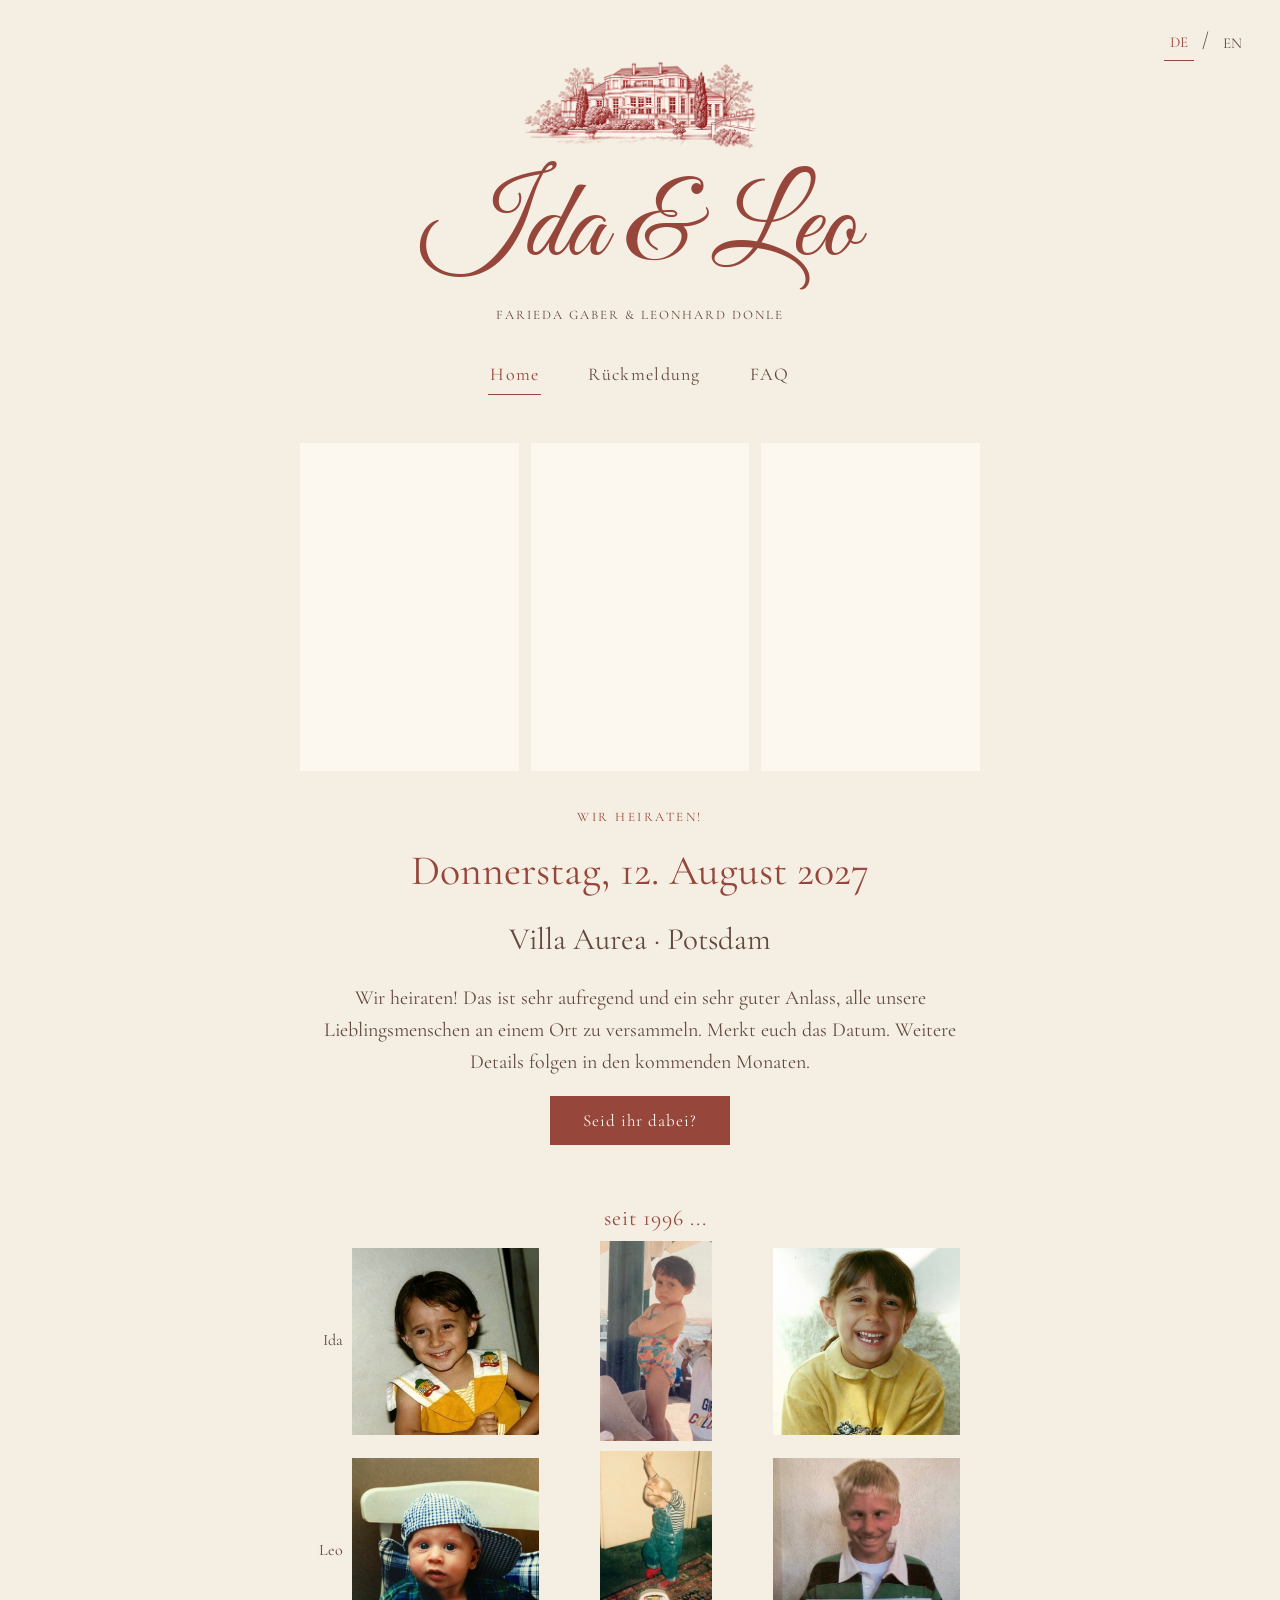
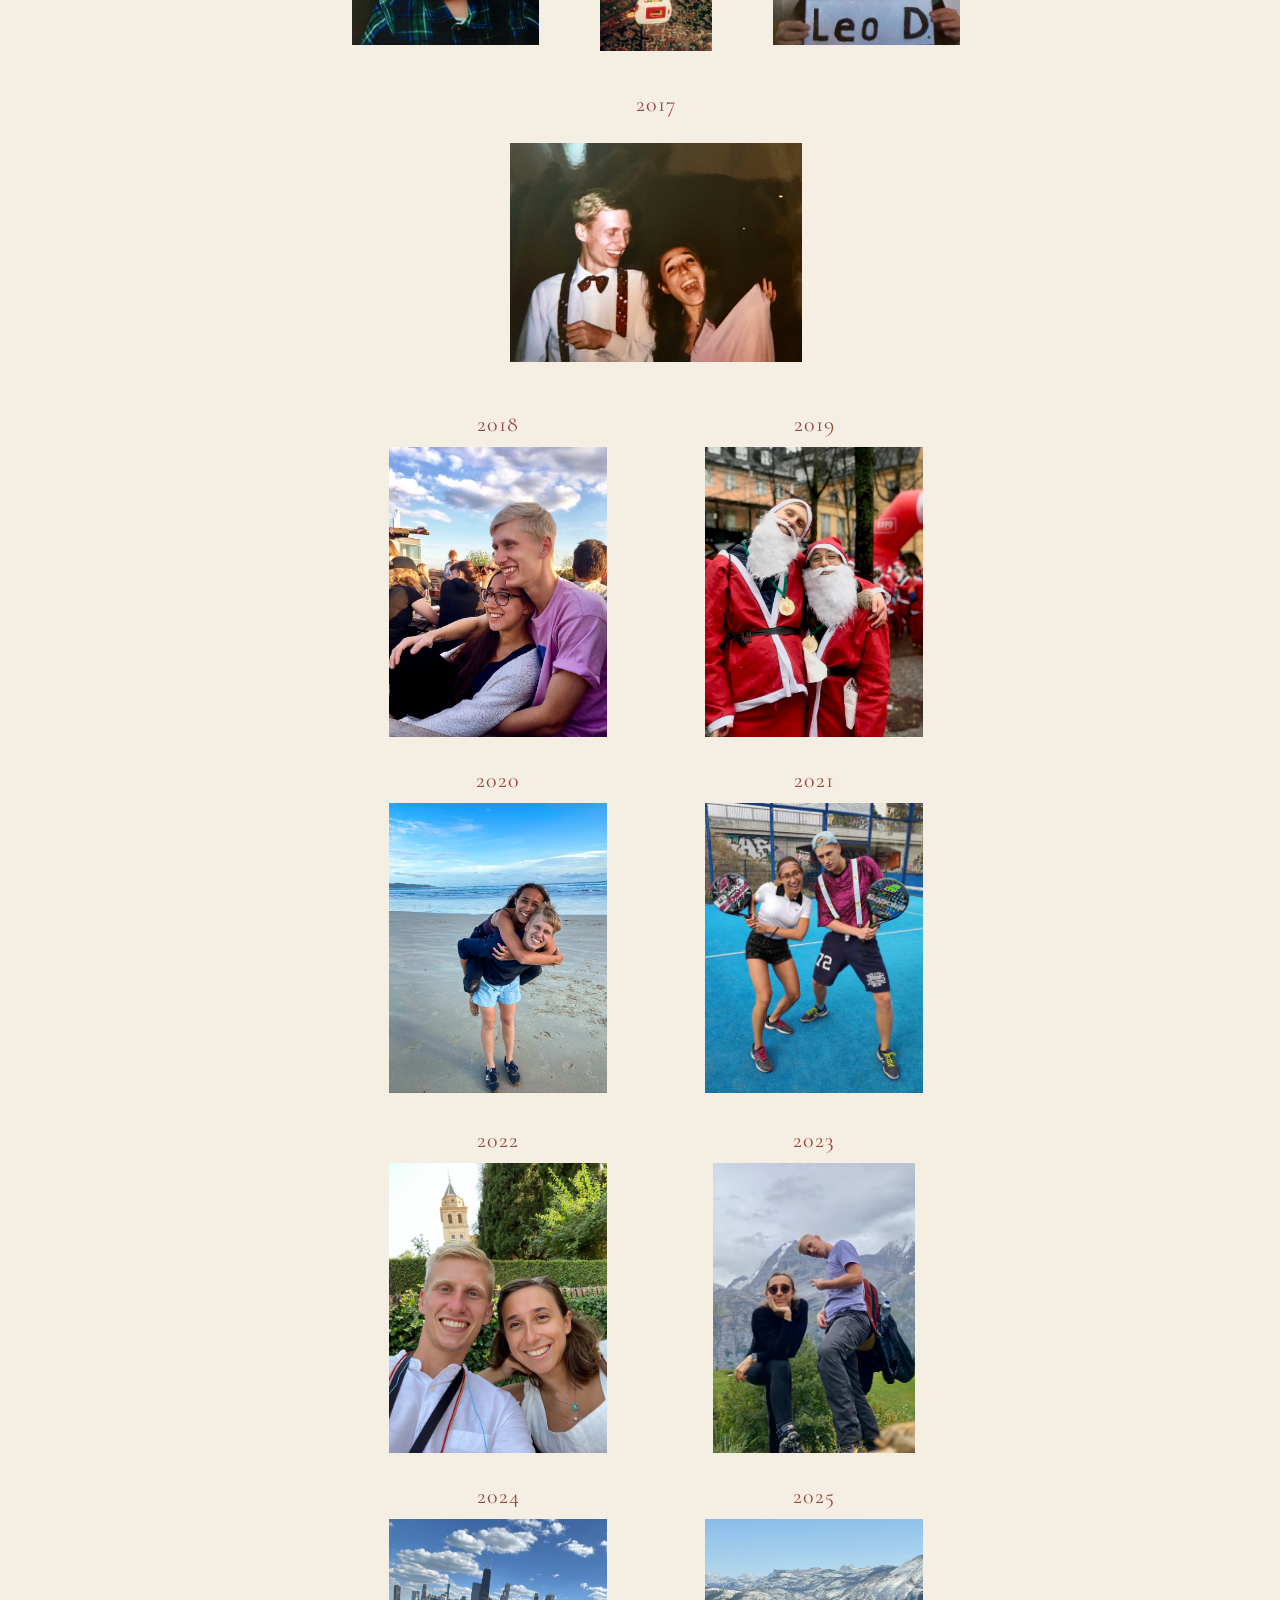
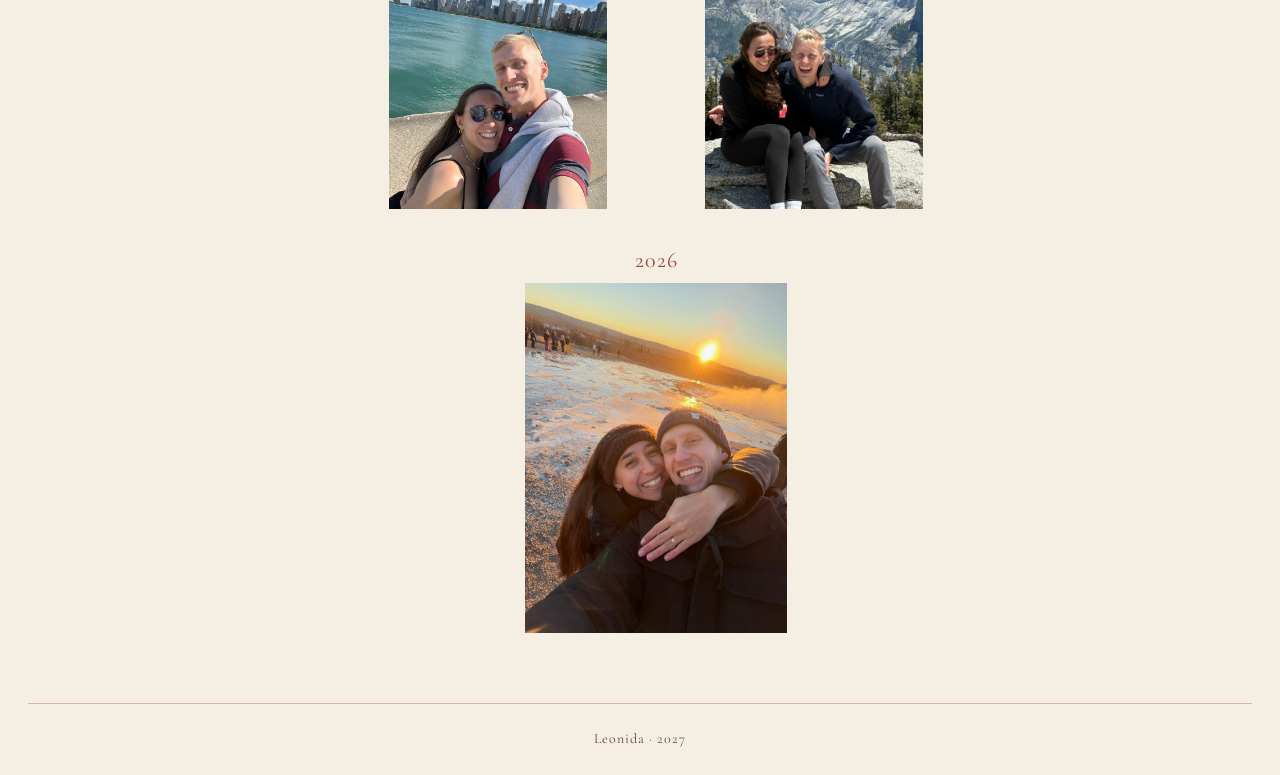
<file: docs/index.html>
<!doctype html>
<html lang="de"><head><meta charset="utf-8"><meta name="viewport" content="width=device-width,initial-scale=1"><meta name="robots" content="noindex,nofollow"><meta name="description" content="Ida & Leo · 12. August 2027 · Villa Aurea, Potsdam"><title>Ida & Leo</title><link rel="icon" href="assets/heart.svg" type="image/svg+xml"><link rel="stylesheet" href="style.css"><script src="config.js" defer></script><script src="app.js" defer></script></head><body data-page="home"><a class="skip" href="#main" data-i18n="skip"></a><div class="language" aria-label="Sprache / Language"><button data-language="de" aria-pressed="true">DE</button><span aria-hidden="true">/</span><button data-language="en" aria-pressed="false">EN</button></div><header></header><main id="main"><div class="video-grid">
<video autoplay muted playsinline loop disablepictureinpicture disableremoteplayback tabindex="-1" aria-hidden="true" width="304" height="456"><source src="assets/video_top_left.mp4" type="video/mp4"></video>
<video autoplay muted playsinline loop disablepictureinpicture disableremoteplayback tabindex="-1" aria-hidden="true" width="304" height="456"><source src="assets/video_top_right.mp4" type="video/mp4"></video>
<video autoplay muted playsinline loop disablepictureinpicture disableremoteplayback tabindex="-1" aria-hidden="true" width="304" height="456"><source src="assets/video_bottom_left.mp4" type="video/mp4"></video>
</div><section class="intro"><p class="eyebrow" data-i18n="celebrate"></p><h2><span data-i18n="date"></span><span data-year></span></h2><p class="date"><span data-i18n="location"></span></p><p data-i18n="intro"></p><a class="button" href="rsvp.html" data-i18n="reply"></a></section><section class="timeline" aria-label="Unsere Geschichte" id="timeline"><ol class="timeline-childhood"><li class="timeline-pair"><h3>&nbsp</h3><div class="photo-pair"><figure><img src="assets/F1.JPG" data-person="Ida" data-photo-year="1996" alt="Ida · 1996" width="400" height="320" loading="lazy" decoding="async"></figure><figure><img src="assets/L1.JPG" data-person="Leo" data-photo-year="1996" alt="Leo · 1996" width="400" height="320" loading="lazy" decoding="async"></figure></div></li><li class="timeline-pair"><h3><span data-i18n="photodate"></span></h3><div class="photo-pair"><figure><img src="assets/F2.JPG" data-person="Ida" data-photo-year="1997" alt="Ida · 1997" width="400" height="320" loading="lazy" decoding="async"></figure><figure><img src="assets/L2.JPG" data-person="Leo" data-photo-year="1997" alt="Leo · 1997" width="400" height="320" loading="lazy" decoding="async"></figure></div></li><li class="timeline-pair"><h3>&nbsp</h3><div class="photo-pair"><figure><img src="assets/F3.JPG" data-person="Ida" data-photo-year="2001" alt="Ida · 2001" width="400" height="320" loading="lazy" decoding="async"></figure><figure><img src="assets/L3.JPG" data-person="Leo" data-photo-year="2001" alt="Leo · 2001" width="400" height="320" loading="lazy" decoding="async"></figure></div></li><li class="timeline-start"><h3>2017</h3><figure><img src="assets/2017.JPG" data-photo-year="2017" alt="Ida &amp; Leo · 2017" width="400" height="320" loading="lazy" decoding="async"></figure><svg class="merge-lines" viewBox="0 0 100 100" preserveAspectRatio="none" aria-hidden="true"><path d="M0 0 L100 50 L0 100"/></svg></li></ol><ol class="timeline-row"><li class="timeline-together"><h3>2018</h3><figure><img src="assets/2018.JPG" data-photo-year="2018" alt="Ida &amp; Leo · 2018" width="400" height="320" loading="lazy" decoding="async"></figure></li><li class="timeline-together"><h3>2019</h3><figure><img src="assets/2019.JPG" data-photo-year="2019" alt="Ida &amp; Leo · 2019" width="400" height="320" loading="lazy" decoding="async"></figure></li><li class="timeline-together"><h3>2020</h3><figure><img src="assets/2020.JPG" data-photo-year="2020" alt="Ida &amp; Leo · 2020" width="400" height="320" loading="lazy" decoding="async"></figure></li><li class="timeline-together"><h3>2021</h3><figure><img src="assets/2021.JPG" data-photo-year="2021" alt="Ida &amp; Leo · 2021" width="400" height="320" loading="lazy" decoding="async"></figure></li></ol><ol class="timeline-row"><li class="timeline-together"><h3>2022</h3><figure><img src="assets/2022.JPG" data-photo-year="2022" alt="Ida &amp; Leo · 2022" width="400" height="320" loading="lazy" decoding="async"></figure></li><li class="timeline-together"><h3>2023</h3><figure><img src="assets/2023.JPG" data-photo-year="2023" alt="Ida &amp; Leo · 2023" width="400" height="320" loading="lazy" decoding="async"></figure></li><li class="timeline-together"><h3>2024</h3><figure><img src="assets/2024.JPG" data-photo-year="2024" alt="Ida &amp; Leo · 2024" width="400" height="320" loading="lazy" decoding="async"></figure></li><li class="timeline-together"><h3>2025</h3><figure><img src="assets/2025.JPG" data-photo-year="2025" alt="Ida &amp; Leo · 2025" width="400" height="320" loading="lazy" decoding="async"></figure></li></ol><ol class="timeline-finale"><li><h3>2026</h3><figure><img src="assets/2026.JPG" data-photo-year="2026" alt="Ida &amp; Leo · 2026" width="400" height="320" loading="lazy" decoding="async"></figure></li></ol></section></main><footer><span data-i18n="footer"></span> · <span data-year></span></footer><noscript>Please enable JavaScript to view the website and RSVP. Bitte JavaScript aktivieren.</noscript></body></html>
</file>
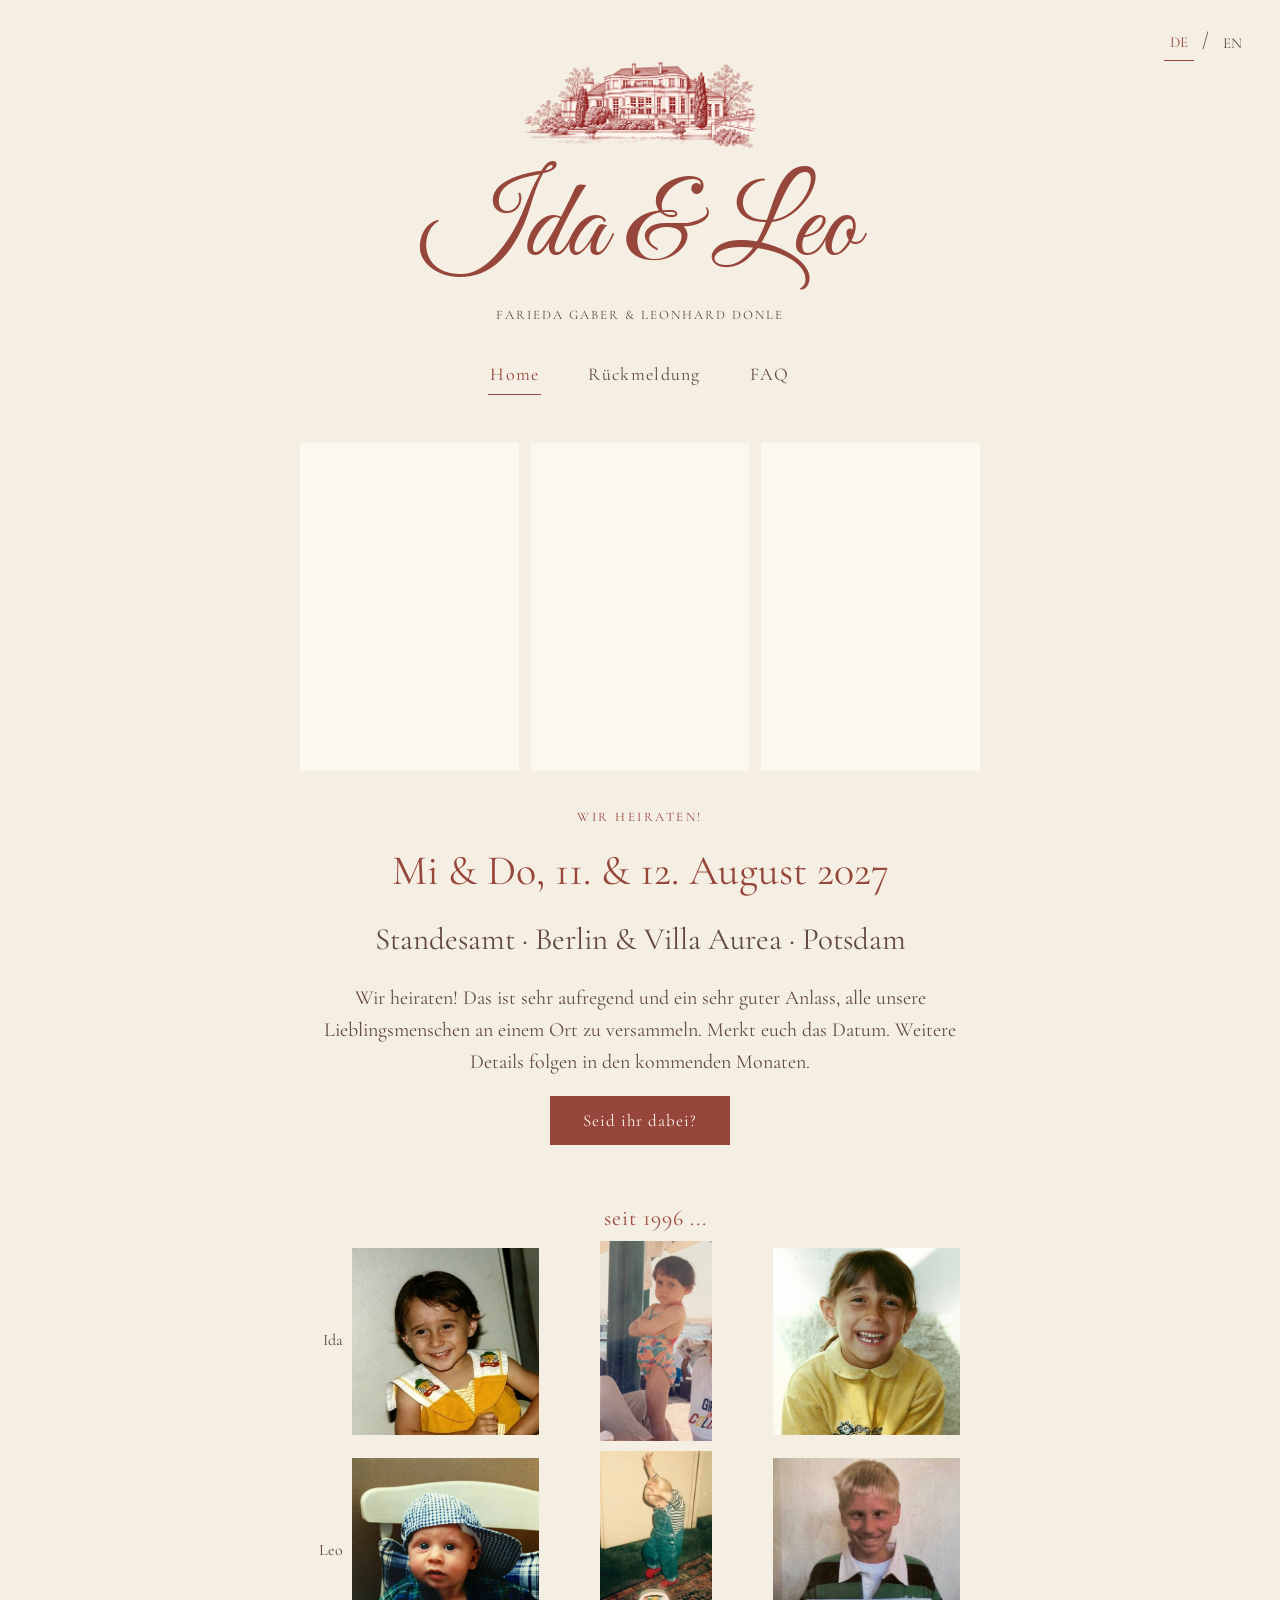
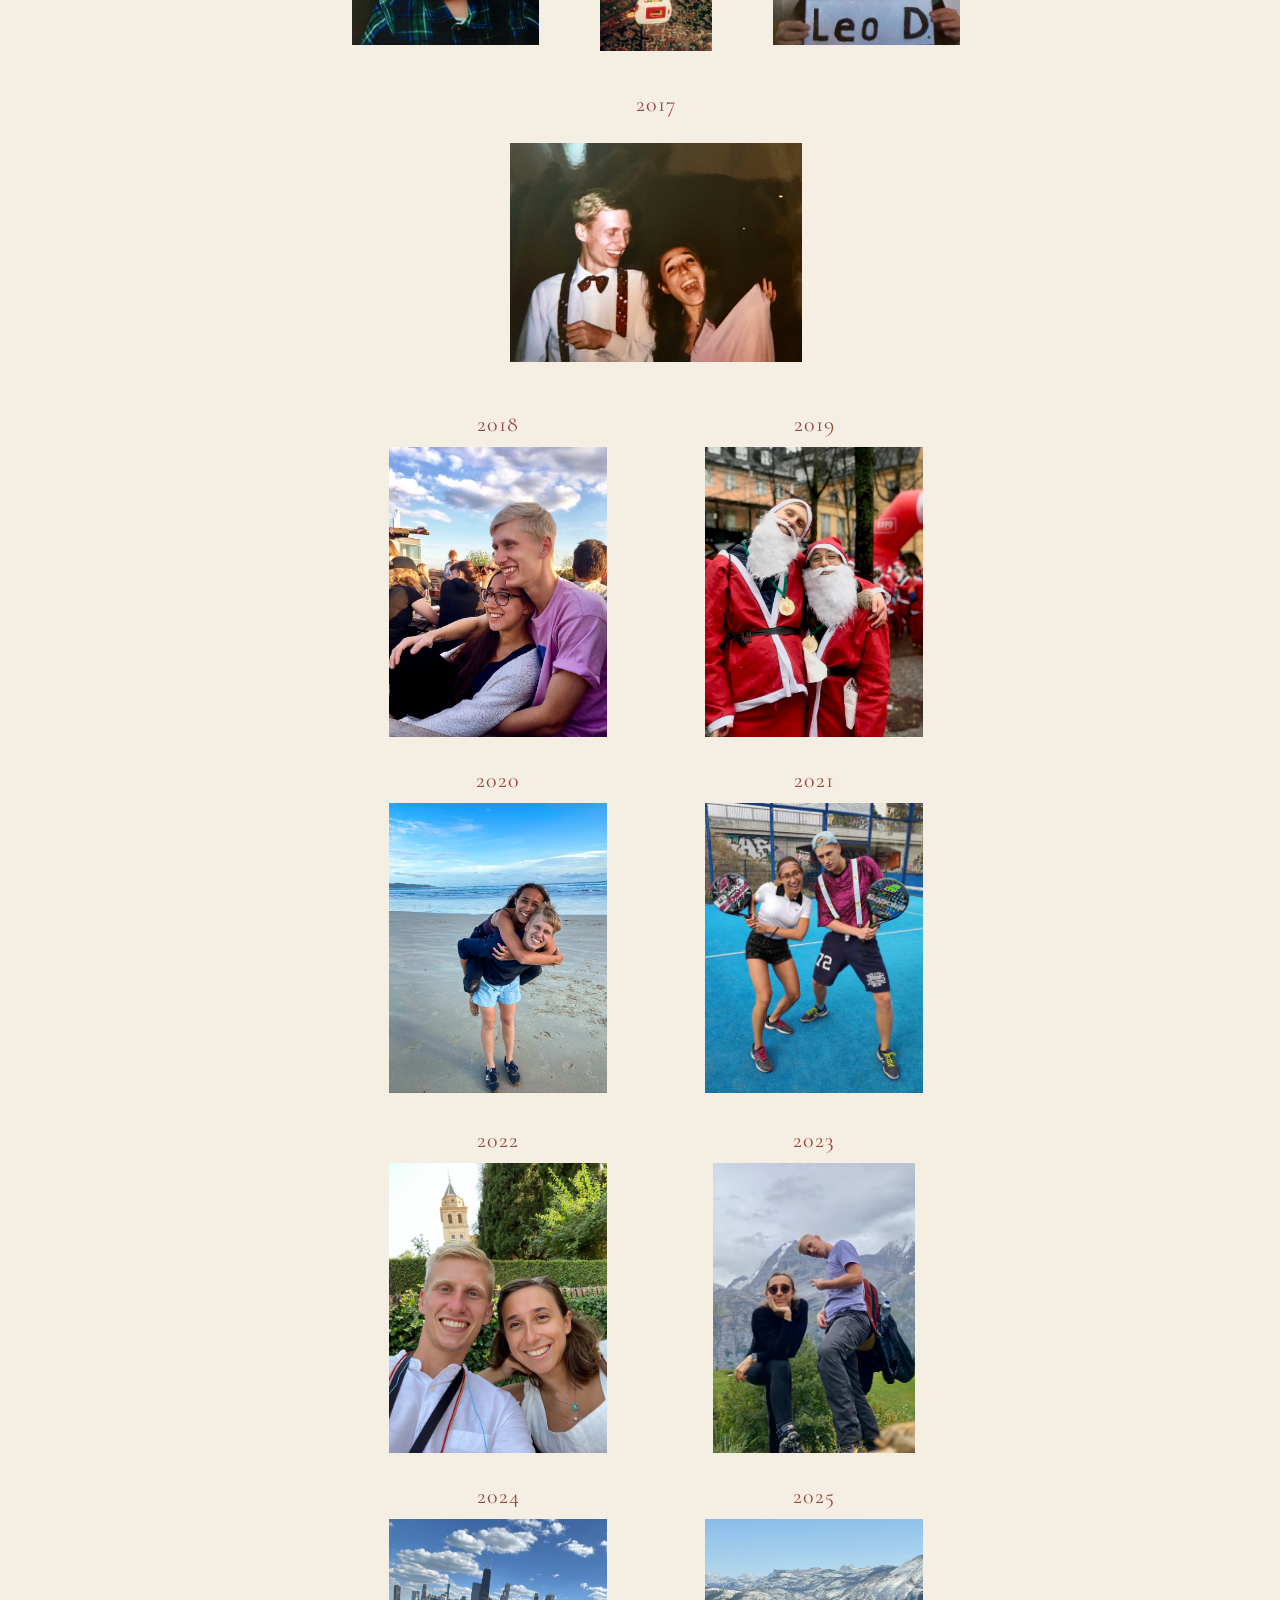
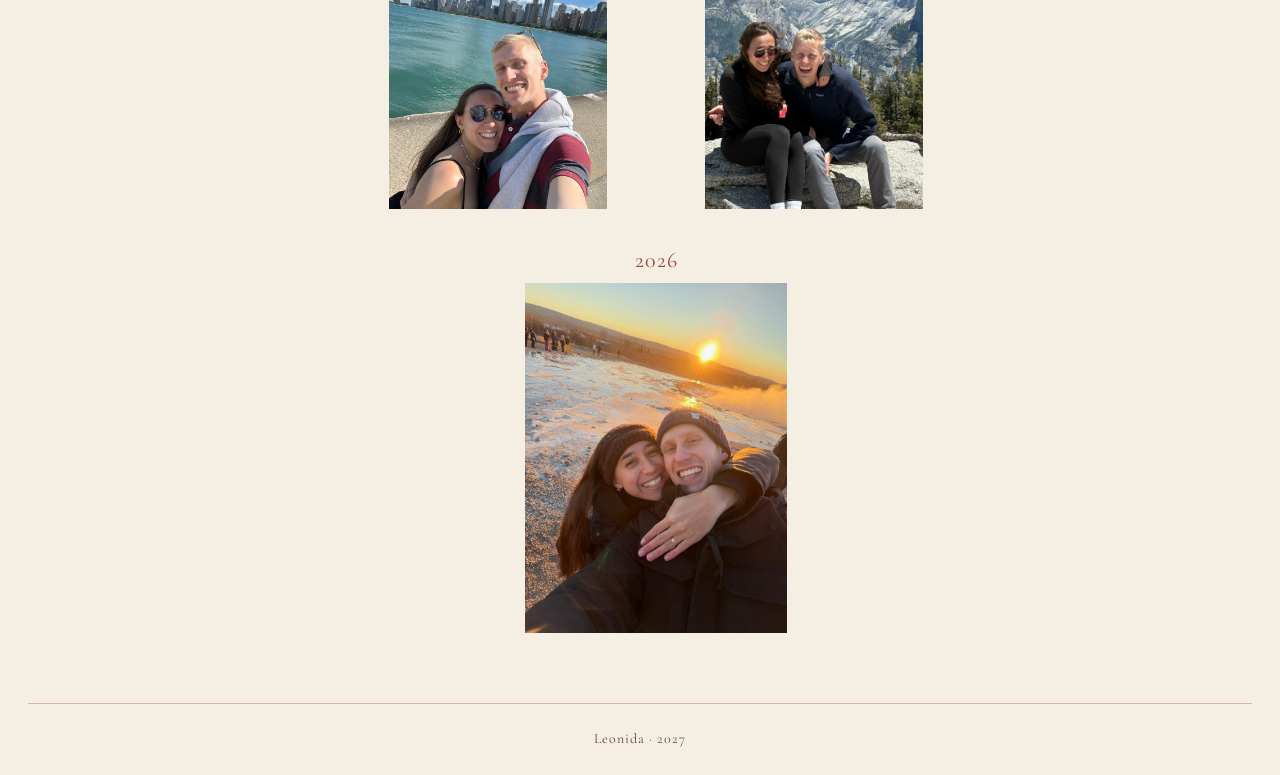
<file: docs/civil.html>
<!doctype html>
<html lang="de"><head><meta charset="utf-8"><meta name="viewport" content="width=device-width,initial-scale=1"><meta name="robots" content="noindex,nofollow"><meta name="description" content="Ida & Leo · 11. &amp; 12. August 2027 · Berlin &amp; Potsdam"><title>Ida & Leo</title><link rel="icon" href="assets/heart.svg" type="image/svg+xml"><link rel="stylesheet" href="style.css"><script src="config.js" defer></script><script src="app_civil.js" defer></script></head><body data-page="home"><a class="skip" href="#main" data-i18n="skip"></a><div class="language" aria-label="Sprache / Language"><button data-language="de" aria-pressed="true">DE</button><span aria-hidden="true">/</span><button data-language="en" aria-pressed="false">EN</button></div><header></header><main id="main"><div class="video-grid">
<video autoplay muted playsinline loop disablepictureinpicture disableremoteplayback tabindex="-1" aria-hidden="true" width="304" height="456"><source src="assets/video_top_left.mp4" type="video/mp4"></video>
<video autoplay muted playsinline loop disablepictureinpicture disableremoteplayback tabindex="-1" aria-hidden="true" width="304" height="456"><source src="assets/video_top_right.mp4" type="video/mp4"></video>
<video autoplay muted playsinline loop disablepictureinpicture disableremoteplayback tabindex="-1" aria-hidden="true" width="304" height="456"><source src="assets/video_bottom_left.mp4" type="video/mp4"></video>
</div><section class="intro"><p class="eyebrow" data-i18n="celebrate"></p><h2><span data-i18n="date"></span><span data-year></span></h2><p class="date"><span data-i18n="location"></span></p><p data-i18n="intro"></p><a class="button" href="rsvp_civil.html" data-i18n="reply"></a></section><section class="timeline" aria-label="Unsere Geschichte" id="timeline"><ol class="timeline-childhood"><li class="timeline-pair"><h3>&nbsp</h3><div class="photo-pair"><figure><img src="assets/F1.JPG" data-person="Ida" data-photo-year="1996" alt="Ida · 1996" width="400" height="320" loading="lazy" decoding="async"></figure><figure><img src="assets/L1.JPG" data-person="Leo" data-photo-year="1996" alt="Leo · 1996" width="400" height="320" loading="lazy" decoding="async"></figure></div></li><li class="timeline-pair"><h3><span data-i18n="photodate"></span></h3><div class="photo-pair"><figure><img src="assets/F2.JPG" data-person="Ida" data-photo-year="1997" alt="Ida · 1997" width="400" height="320" loading="lazy" decoding="async"></figure><figure><img src="assets/L2.JPG" data-person="Leo" data-photo-year="1997" alt="Leo · 1997" width="400" height="320" loading="lazy" decoding="async"></figure></div></li><li class="timeline-pair"><h3>&nbsp</h3><div class="photo-pair"><figure><img src="assets/F3.JPG" data-person="Ida" data-photo-year="2001" alt="Ida · 2001" width="400" height="320" loading="lazy" decoding="async"></figure><figure><img src="assets/L3.JPG" data-person="Leo" data-photo-year="2001" alt="Leo · 2001" width="400" height="320" loading="lazy" decoding="async"></figure></div></li><li class="timeline-start"><h3>2017</h3><figure><img src="assets/2017.JPG" data-photo-year="2017" alt="Ida &amp; Leo · 2017" width="400" height="320" loading="lazy" decoding="async"></figure><svg class="merge-lines" viewBox="0 0 100 100" preserveAspectRatio="none" aria-hidden="true"><path d="M0 0 L100 50 L0 100"/></svg></li></ol><ol class="timeline-row"><li class="timeline-together"><h3>2018</h3><figure><img src="assets/2018.JPG" data-photo-year="2018" alt="Ida &amp; Leo · 2018" width="400" height="320" loading="lazy" decoding="async"></figure></li><li class="timeline-together"><h3>2019</h3><figure><img src="assets/2019.JPG" data-photo-year="2019" alt="Ida &amp; Leo · 2019" width="400" height="320" loading="lazy" decoding="async"></figure></li><li class="timeline-together"><h3>2020</h3><figure><img src="assets/2020.JPG" data-photo-year="2020" alt="Ida &amp; Leo · 2020" width="400" height="320" loading="lazy" decoding="async"></figure></li><li class="timeline-together"><h3>2021</h3><figure><img src="assets/2021.JPG" data-photo-year="2021" alt="Ida &amp; Leo · 2021" width="400" height="320" loading="lazy" decoding="async"></figure></li></ol><ol class="timeline-row"><li class="timeline-together"><h3>2022</h3><figure><img src="assets/2022.JPG" data-photo-year="2022" alt="Ida &amp; Leo · 2022" width="400" height="320" loading="lazy" decoding="async"></figure></li><li class="timeline-together"><h3>2023</h3><figure><img src="assets/2023.JPG" data-photo-year="2023" alt="Ida &amp; Leo · 2023" width="400" height="320" loading="lazy" decoding="async"></figure></li><li class="timeline-together"><h3>2024</h3><figure><img src="assets/2024.JPG" data-photo-year="2024" alt="Ida &amp; Leo · 2024" width="400" height="320" loading="lazy" decoding="async"></figure></li><li class="timeline-together"><h3>2025</h3><figure><img src="assets/2025.JPG" data-photo-year="2025" alt="Ida &amp; Leo · 2025" width="400" height="320" loading="lazy" decoding="async"></figure></li></ol><ol class="timeline-finale"><li><h3>2026</h3><figure><img src="assets/2026.JPG" data-photo-year="2026" alt="Ida &amp; Leo · 2026" width="400" height="320" loading="lazy" decoding="async"></figure></li></ol></section></main><footer><span data-i18n="footer"></span> · <span data-year></span></footer><noscript>Please enable JavaScript to view the website and RSVP. Bitte JavaScript aktivieren.</noscript></body></html>
</file>
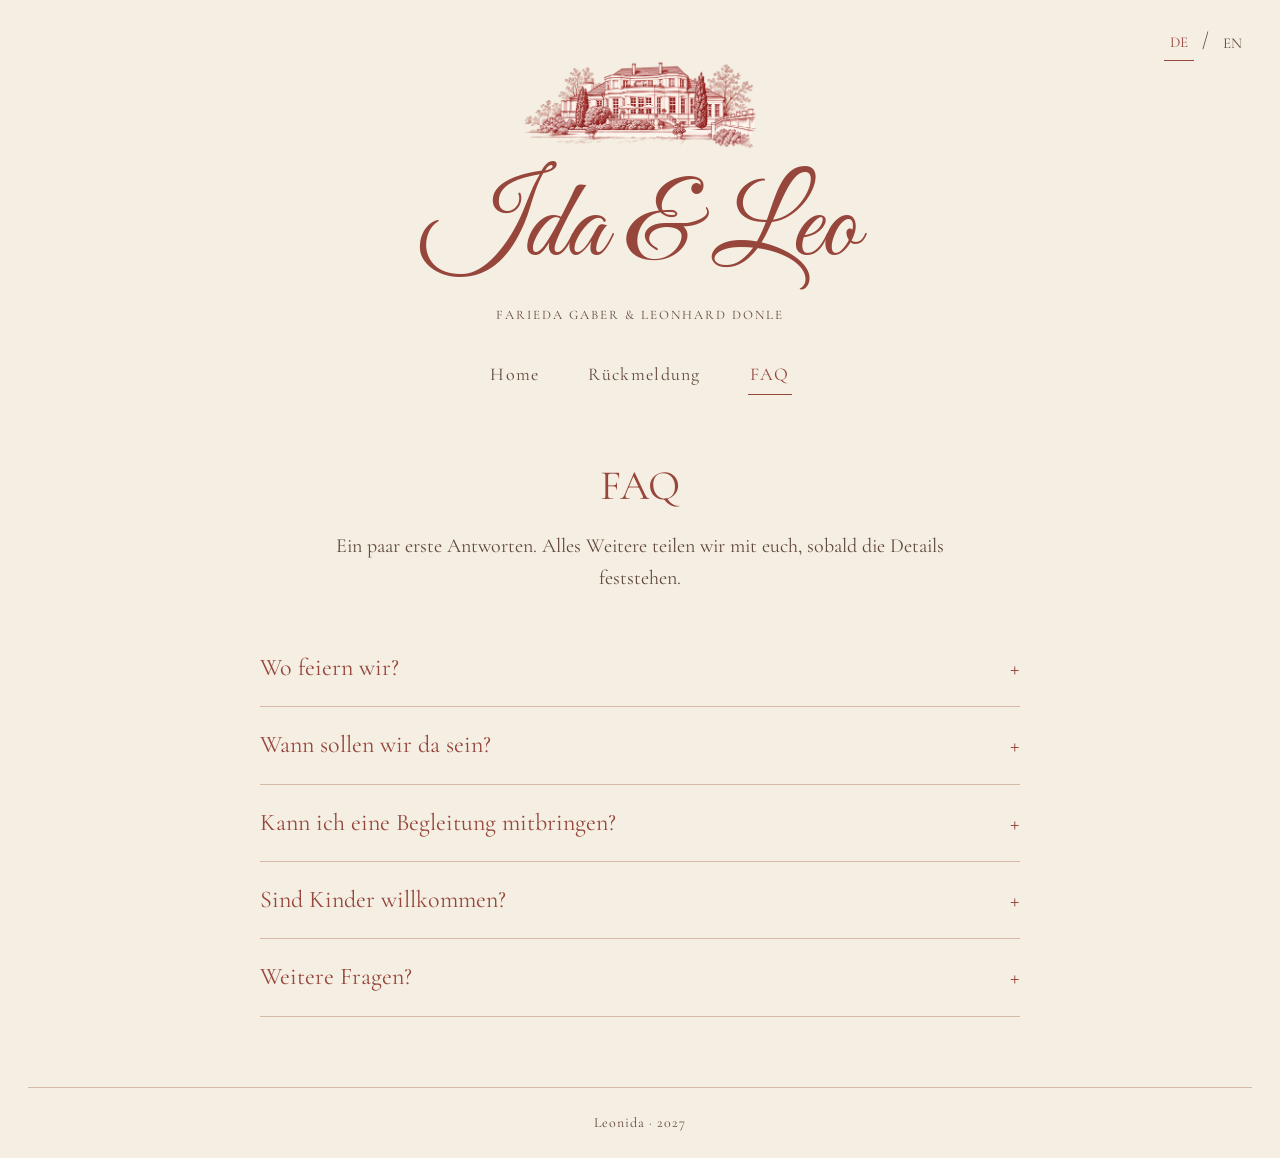
<file: docs/faq.html>
<!doctype html>
<html lang="de"><head><meta charset="utf-8"><meta name="viewport" content="width=device-width,initial-scale=1"><meta name="robots" content="noindex,nofollow"><meta name="description" content="Ida & Leo · 12. August 2027 · Villa Aurea, Potsdam"><title>Ida & Leo</title><link rel="icon" href="assets/heart.svg" type="image/svg+xml"><link rel="stylesheet" href="style.css"><script src="config.js" defer></script><script src="app.js" defer></script></head><body data-page="faq"><a class="skip" href="#main" data-i18n="skip"></a><div class="language" aria-label="Sprache / Language"><button data-language="de" aria-pressed="true">DE</button><span aria-hidden="true">/</span><button data-language="en" aria-pressed="false">EN</button></div><header></header><main id="main"><section class="page-intro"><h2 data-i18n="faq"></h2><p data-i18n="faqIntro"></p></section><section id="faq-list" class="faq" aria-label="FAQ"></section></main><footer><span data-i18n="footer"></span> · <span data-year></span></footer><noscript>Please enable JavaScript to view the website and RSVP. Bitte JavaScript aktivieren.</noscript></body></html>
</file>
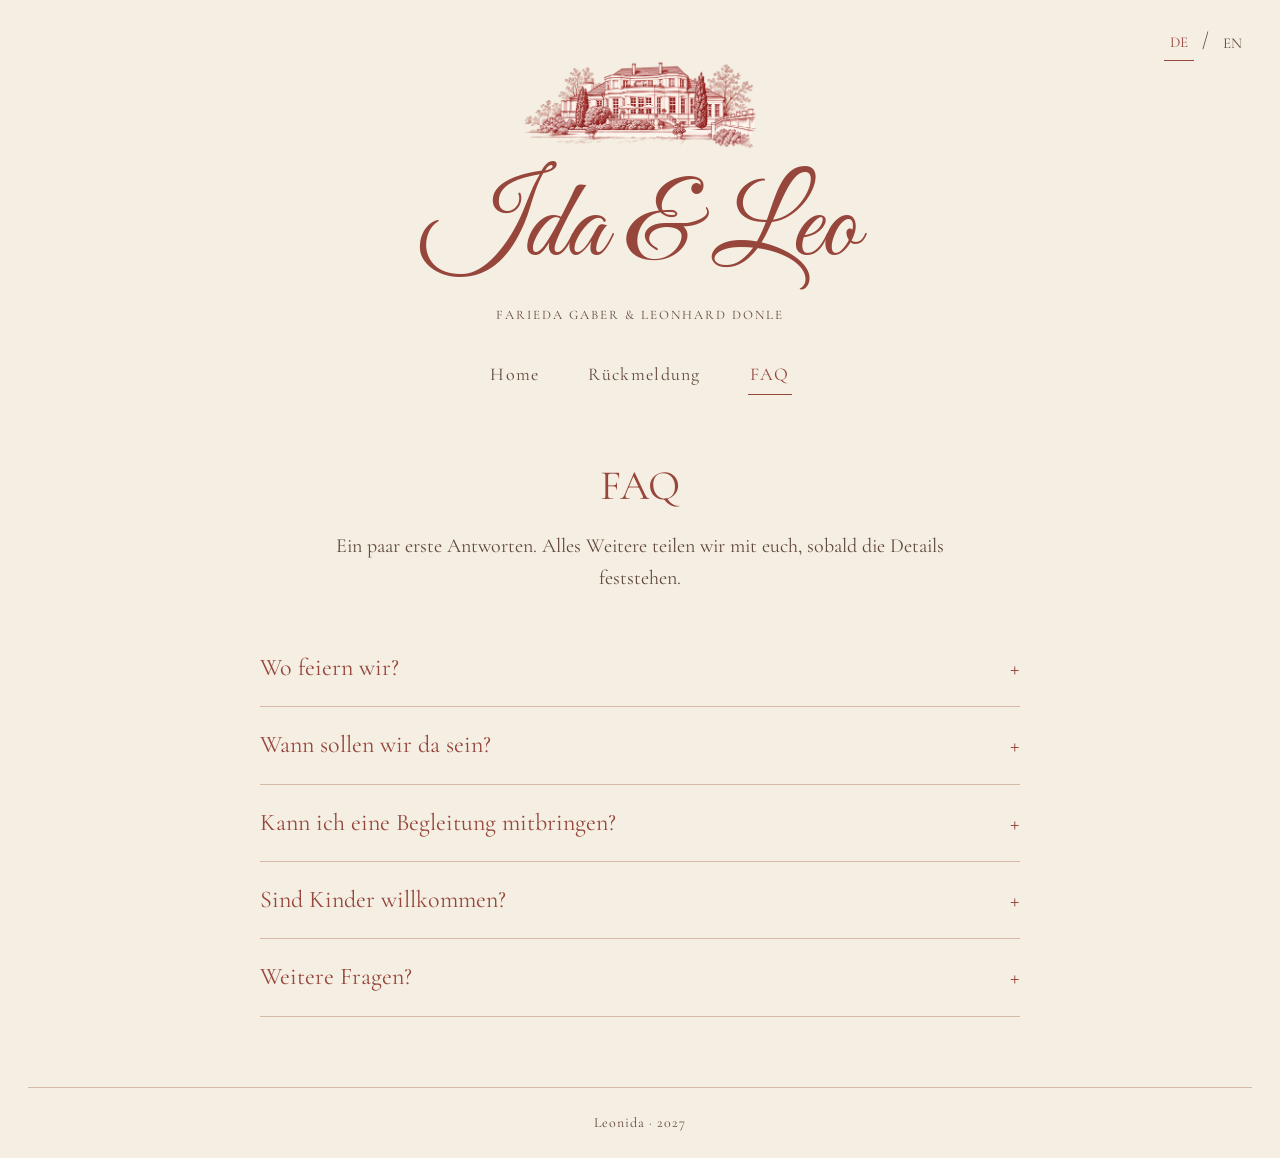
<file: docs/faq_civil.html>
<!doctype html>
<html lang="de"><head><meta charset="utf-8"><meta name="viewport" content="width=device-width,initial-scale=1"><meta name="robots" content="noindex,nofollow"><meta name="description" content="Ida & Leo · 11. &amp; 12. August 2027 · Berlin &amp; Potsdam"><title>Ida & Leo</title><link rel="icon" href="assets/heart.svg" type="image/svg+xml"><link rel="stylesheet" href="style.css"><script src="config.js" defer></script><script src="app_civil.js" defer></script></head><body data-page="faq"><a class="skip" href="#main" data-i18n="skip"></a><div class="language" aria-label="Sprache / Language"><button data-language="de" aria-pressed="true">DE</button><span aria-hidden="true">/</span><button data-language="en" aria-pressed="false">EN</button></div><header></header><main id="main"><section class="page-intro"><h2 data-i18n="faq"></h2><p data-i18n="faqIntro"></p></section><section id="faq-list" class="faq" aria-label="FAQ"></section></main><footer><span data-i18n="footer"></span> · <span data-year></span></footer><noscript>Please enable JavaScript to view the website and RSVP. Bitte JavaScript aktivieren.</noscript></body></html>
</file>
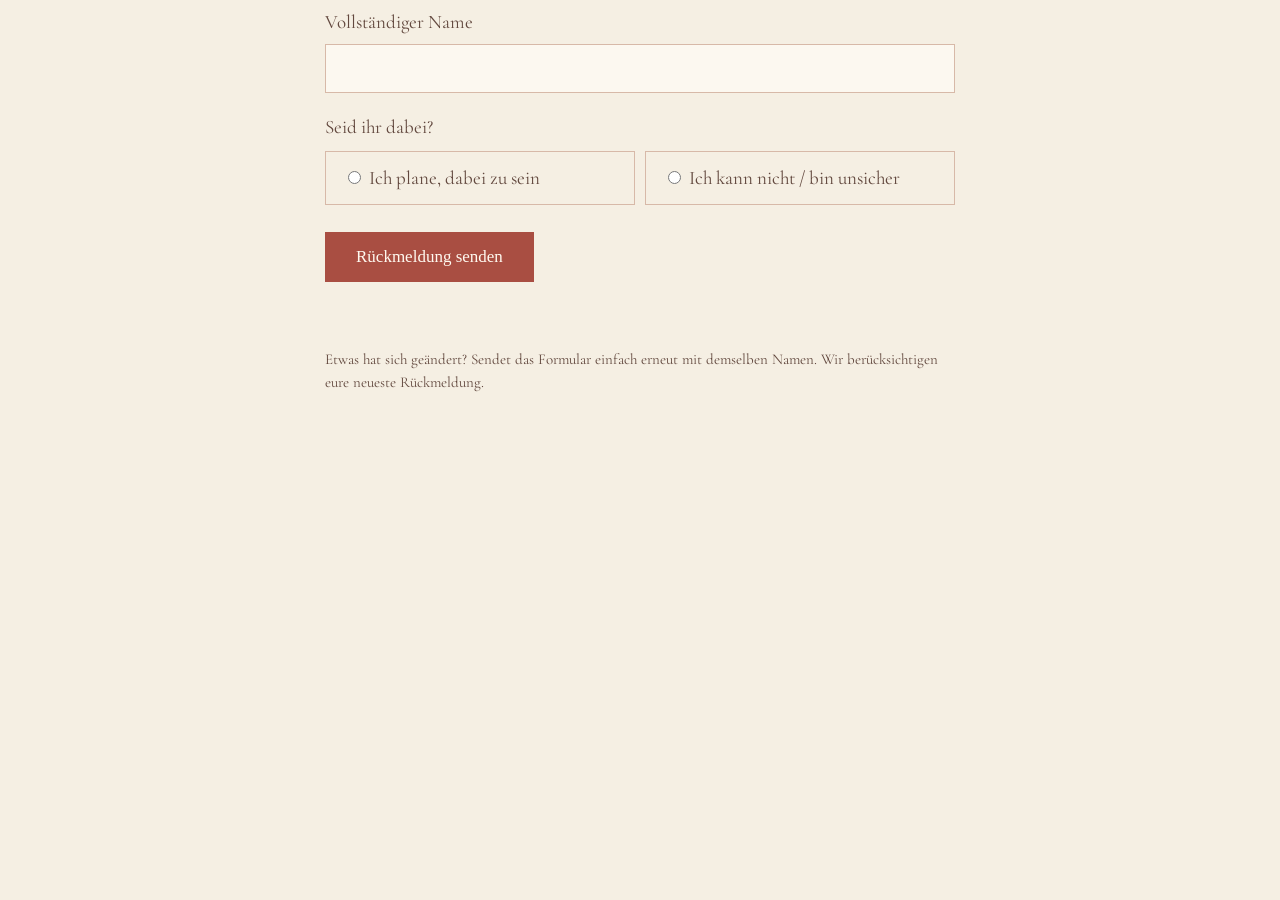
<file: docs/form.html>
<!doctype html><html lang="de"><head><meta charset="utf-8"><meta name="viewport" content="width=device-width,initial-scale=1"><title>Ida & Leo · RSVP preview</title><link rel="stylesheet" href="form.css"></head><body>
<form id="response">
<div class="field"><label for="name" data-i18n="name"></label><input id="name" name="name" autocomplete="name" maxlength="200" required></div>
<fieldset><legend data-i18n="attendance"></legend><div class="choices"><label class="choice"><input type="radio" name="attendance" value="yes" required><span data-i18n="yes"></span></label><label class="choice"><input type="radio" name="attendance" value="no" required><span data-i18n="no"></span></label></div></fieldset>
<fieldset id="day-fields" hidden disabled><legend data-i18n="days"></legend><div class="choices day-choices"><label class="choice"><input type="radio" name="days" value="both" required><span data-i18n="bothDays"></span></label><label class="choice"><input type="radio" name="days" value="11" required><span data-i18n="only11"></span></label><label class="choice"><input type="radio" name="days" value="12" required><span data-i18n="only12"></span></label></div></fieldset>
<fieldset id="attending-fields" hidden disabled>
<div class="field"><label for="email" data-i18n="email"></label><input id="email" name="email" type="email" autocomplete="email" maxlength="254" required></div>
<div class="row"><div class="field"><label for="adults" data-i18n="adults"></label><div class="counter"><button type="button" data-count="adults" data-step="-1" data-i18n-aria="lessAdults">−</button><input id="adults" name="adults" type="number" inputmode="numeric" min="1" step="1" value="1" required><button type="button" data-count="adults" data-step="1" data-i18n-aria="moreAdults">+</button></div></div><div class="field"><label for="children" data-i18n="children"></label><div class="counter"><button type="button" data-count="children" data-step="-1" data-i18n-aria="lessChildren">−</button><input id="children" name="children" type="number" inputmode="numeric" min="0" step="1" value="0" required><button type="button" data-count="children" data-step="1" data-i18n-aria="moreChildren">+</button></div></div></div><div class="field" id="guest-names-field" hidden><label for="guestNames" data-i18n="guestNames"></label><input id="guestNames" name="guestNames" type="text" maxlength="1000" disabled></div><p class="hint" data-i18n="counts"></p><p class="total" id="total"></p>
<div class="field"><label for="street" data-i18n="street"></label><input id="street" name="street" autocomplete="address-line1" maxlength="300" required></div>
<div class="row"><div class="field"><label for="postalCode" data-i18n="postalCode"></label><input id="postalCode" name="postalCode" autocomplete="postal-code" maxlength="40" required></div><div class="field"><label for="city" data-i18n="city"></label><input id="city" name="city" autocomplete="address-level2" maxlength="150" required></div></div>
<div class="field"><label for="country" data-i18n="country"></label><input id="country" name="country" autocomplete="country-name" maxlength="150" required></div><p class="privacy" data-i18n="privacy"></p></fieldset>
<div class="trap" aria-hidden="true"><label for="website" data-i18n="website"></label><input id="website" name="website" autocomplete="off" tabindex="-1"></div>
<button class="submit" id="submit" type="submit" data-i18n="submit"></button><p id="status" class="status" role="status" aria-live="polite"></p><p class="hint" data-i18n="resend"></p></form><script>window.FORM_CONFIG={preview:true};</script><script src="form.js"></script></body></html>
</file>
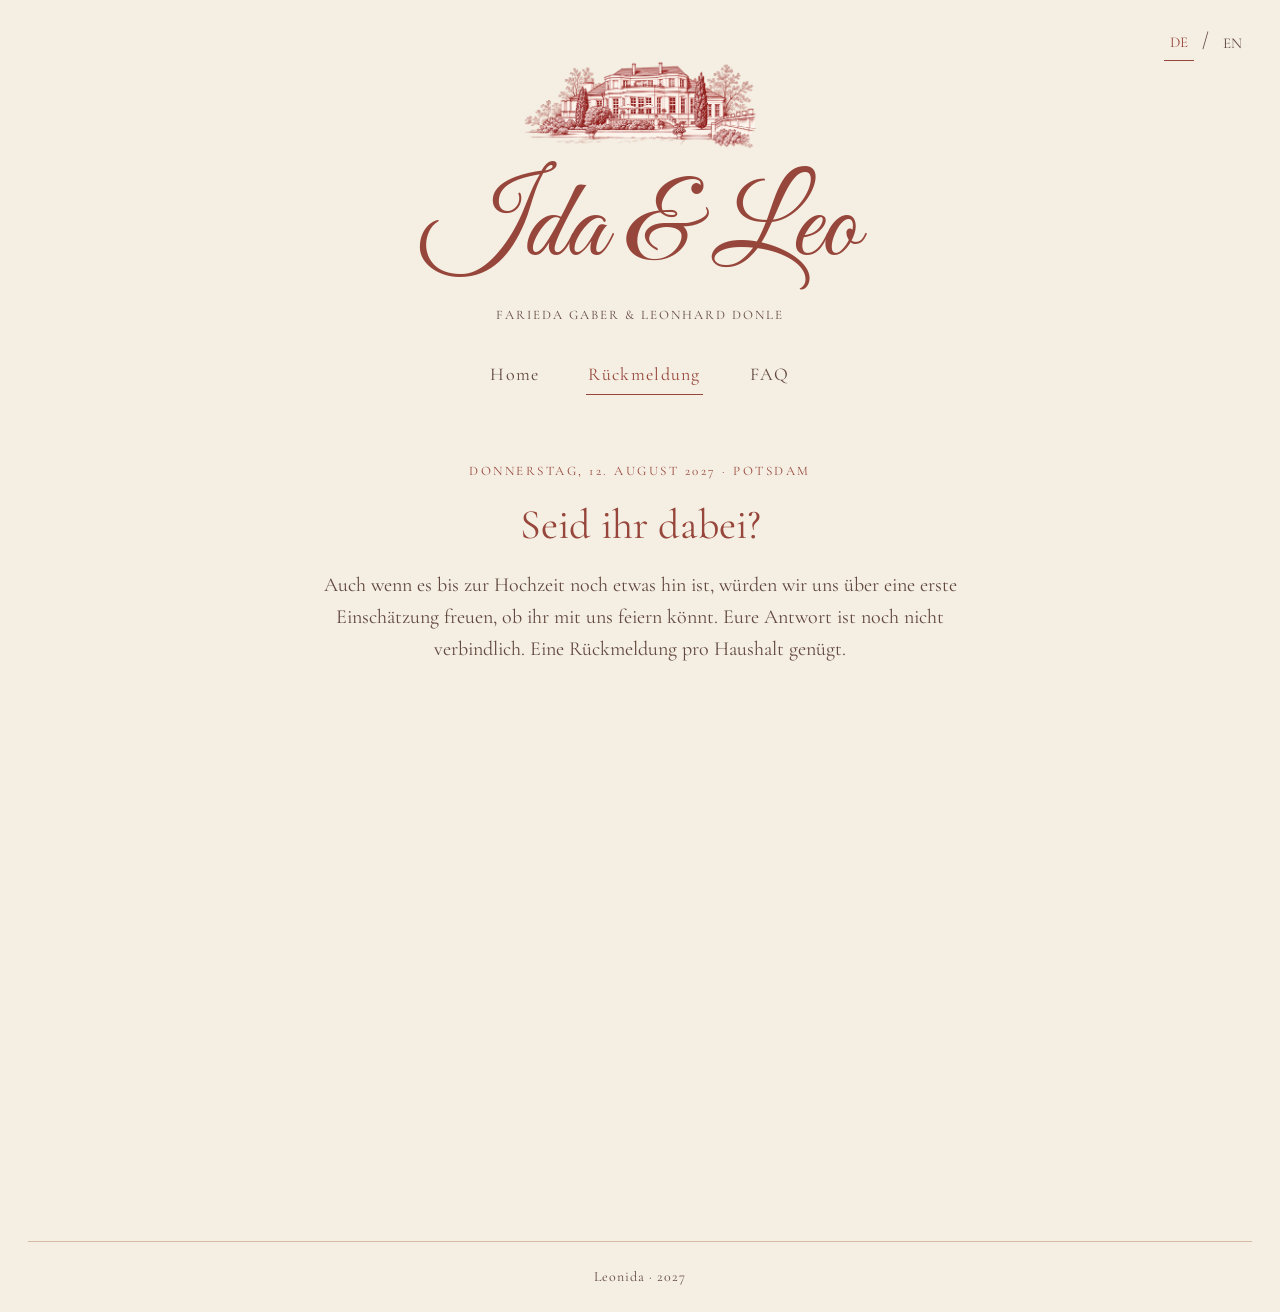
<file: docs/rsvp.html>
<!doctype html>
<html lang="de"><head><meta charset="utf-8"><meta name="viewport" content="width=device-width,initial-scale=1"><meta name="robots" content="noindex,nofollow"><meta name="description" content="Ida & Leo · 12. August 2027 · Villa Aurea, Potsdam"><title>Ida & Leo</title><link rel="icon" href="assets/heart.svg" type="image/svg+xml"><link rel="stylesheet" href="style.css"><script src="config.js" defer></script><script src="app.js" defer></script></head><body data-page="rsvp"><a class="skip" href="#main" data-i18n="skip"></a><div class="language" aria-label="Sprache / Language"><button data-language="de" aria-pressed="true">DE</button><span aria-hidden="true">/</span><button data-language="en" aria-pressed="false">EN</button></div><header></header><main id="main"><section class="page-intro"><p class="eyebrow"><span data-i18n="date"></span> <span data-year></span> · Potsdam</p><h2 data-i18n="reply"></h2><p data-i18n="rsvpIntro"></p></section><div class="setup-note" id="setup-note" data-i18n="preview" hidden></div><iframe id="rsvp-frame" class="form-frame" title="RSVP"></iframe></main><footer><span data-i18n="footer"></span> · <span data-year></span></footer><noscript>Please enable JavaScript to view the website and RSVP. Bitte JavaScript aktivieren.</noscript></body></html>
</file>
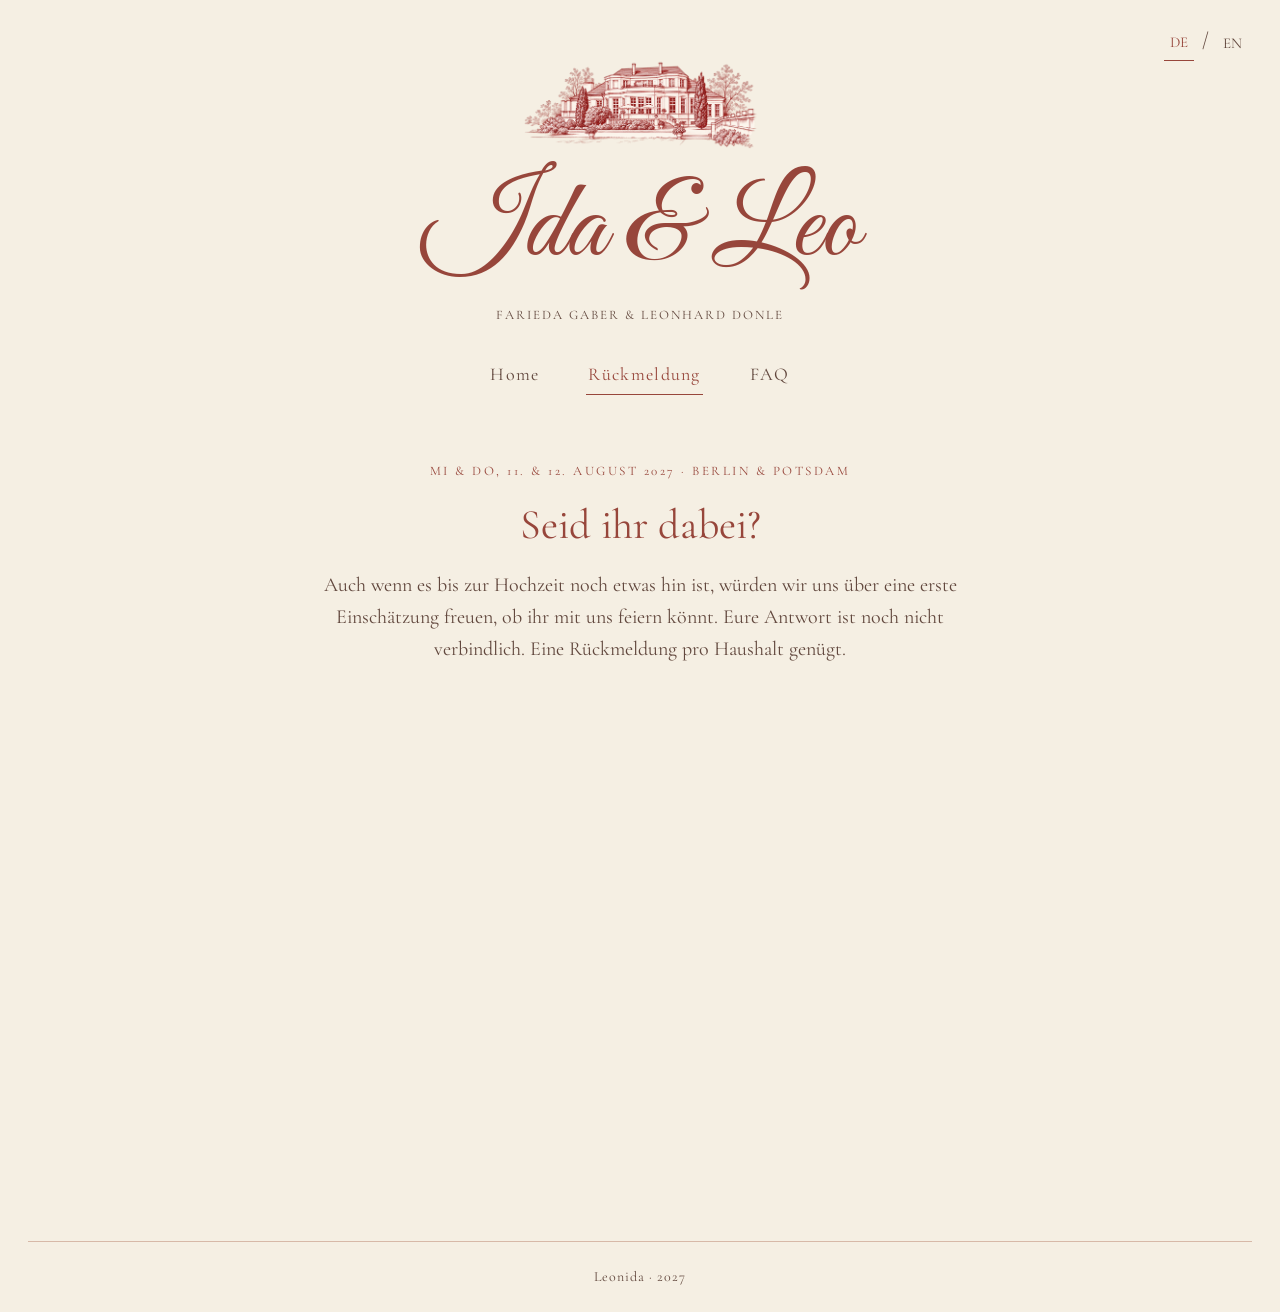
<file: docs/rsvp_civil.html>
<!doctype html>
<html lang="de"><head><meta charset="utf-8"><meta name="viewport" content="width=device-width,initial-scale=1"><meta name="robots" content="noindex,nofollow"><meta name="description" content="Ida & Leo · 11. &amp; 12. August 2027 · Berlin &amp; Potsdam"><title>Ida & Leo</title><link rel="icon" href="assets/heart.svg" type="image/svg+xml"><link rel="stylesheet" href="style.css"><script src="config.js" defer></script><script src="app_civil.js" defer></script></head><body data-page="rsvp"><a class="skip" href="#main" data-i18n="skip"></a><div class="language" aria-label="Sprache / Language"><button data-language="de" aria-pressed="true">DE</button><span aria-hidden="true">/</span><button data-language="en" aria-pressed="false">EN</button></div><header></header><main id="main"><section class="page-intro"><p class="eyebrow"><span data-i18n="date"></span> <span data-year></span> · Berlin &amp; Potsdam</p><h2 data-i18n="reply"></h2><p data-i18n="rsvpIntro"></p></section><div class="setup-note" id="setup-note" data-i18n="preview" hidden></div><iframe id="rsvp-frame" class="form-frame" title="RSVP"></iframe></main><footer><span data-i18n="footer"></span> · <span data-year></span></footer><noscript>Please enable JavaScript to view the website and RSVP. Bitte JavaScript aktivieren.</noscript></body></html>
</file>
<file: docs/style.css>
@import url('https://fonts.googleapis.com/css2?family=Cormorant+Garamond:wght@400;500;600&family=Great+Vibes&display=swap');
:root{--cream:#f5efe3;--peach:#97463B;--ink:#62483e;--line:#d7b9a8;--paper:#fcf8f0}
*{box-sizing:border-box}body{margin:0;background:var(--cream);color:var(--ink);font-family:'Cormorant Garamond',Georgia,serif;font-size:20px;line-height:1.6}button,input{font:inherit}a{color:inherit}button,a,input{touch-action:manipulation}:focus-visible{outline:2px solid var(--peach);outline-offset:5px}[hidden]{display:none!important}
.language{position:absolute;top:24px;right:32px;display:flex;gap:8px}.language button{background:none;border:0;color:var(--ink);font-size:15px;cursor:pointer;padding:6px}.language button[aria-pressed=true]{color:var(--peach);border-bottom:1px solid}
header{text-align:center;padding:55px 20px 28px}.illustration{width:94px;height:86px;color:var(--peach);display:block;margin:0 auto 12px}.names{font-family:'Great Vibes',cursive;font-weight:400;font-size:clamp(70px,9vw,112px);line-height:1.15;color:var(--peach);margin:10px 0}.fullname{font-size:13px;letter-spacing:2px;text-transform:uppercase;margin:8px 0 28px}.nav{display:flex;justify-content:center;gap:45px;margin:22px 0 8px}.nav a{text-decoration:none;font-size:18px;letter-spacing:1.3px;padding:6px 2px}.nav a[aria-current=page]{color:var(--peach);border-bottom:1px solid var(--peach)}
main{max-width:1100px;margin:auto;padding:12px 28px 70px}.hero{width:100%;aspect-ratio:1.8;object-fit:cover;display:block;filter:grayscale(1)}.intro{text-align:center;max-width:680px;margin:45px auto 0}.eyebrow{text-transform:uppercase;letter-spacing:2.5px;font-size:13px;color:var(--peach)}h2{font-size:42px;font-weight:400;line-height:1.2;color:var(--peach);margin:18px 0}h3{font-weight:500}p{margin:18px 0}.date{font-size:31px;margin:8px 0}.button{display:inline-block;background:var(--peach);color:var(--paper);border:1px solid var(--peach);padding:10px 32px;text-decoration:none;font-size:17px;cursor:pointer;letter-spacing:1px}.button:disabled{opacity:.65;cursor:wait}.page-intro{text-align:center;max-width:660px;margin:12px auto 36px}.faq{max-width:760px;margin:0 auto}.faq details{border-bottom:1px solid var(--line);padding:19px 0}.faq summary{cursor:pointer;color:var(--peach);font-size:24px;list-style:none;display:flex;justify-content:space-between;gap:20px}.faq summary:after{content:'+'}.faq details[open] summary:after{content:'−'}.faq p{font-size:19px;margin:15px 24px 6px 0}footer{text-align:center;border-top:1px solid var(--line);margin:0 28px;padding:24px;font-size:14px;letter-spacing:1px}.form-frame{width:100%;height:470px;border:0;display:block;max-width:660px;margin:auto}.small{font-size:16px}.setup-note{background:var(--paper);border:1px solid var(--line);padding:12px 20px;max-width:660px;margin:0 auto 20px;text-align:center;font-size:16px}.skip{position:absolute;left:-9999px}.skip:focus{left:15px;top:15px;background:var(--paper);z-index:9}
@media(max-width:600px){header{padding:68px 20px 20px}.language{top:14px;right:15px}.illustration{width:78px;height:72px}.fullname{font-size:10px;letter-spacing:1px}.nav{gap:32px}.names{font-size:76px}main{padding:8px 18px 50px}.hero{aspect-ratio:1.12}.intro{margin-top:32px}h2{font-size:34px}.date{font-size:27px}.faq summary{font-size:22px}}

/* The same compact timeline arrangement on desktop and phones. */
body[data-page=home] .intro{margin:8px auto 0}
.timeline{--gap:24px;--photo-height:200px;max-width:640px;margin:58px auto 0;padding-left:32px}
.timeline ol{list-style:none;margin:0;padding:0}
.timeline li{position:relative;min-width:0}
.timeline h3{margin:0 0 8px;text-align:center;font-size:22px;font-weight:400;line-height:30px;letter-spacing:1px;color:var(--peach)}
.timeline figure{position:relative;z-index:1;margin:0;padding:0;background:none;box-shadow:none}
.timeline img{position:relative;z-index:1;display:block;width:100%;height:var(--photo-height);object-fit:contain}
.timeline-childhood{display:grid;grid-template-columns:repeat(3,minmax(0,1fr));gap:var(--gap)}
.photo-pair{display:grid;gap:10px}
.timeline-pair:first-child figure::before{position:absolute;right:calc(100% + 9px);top:50%;transform:translateY(-50%);font-size:16px;content:'Ida'}
.timeline-pair:first-child figure+figure::before{content:'Leo'}
.timeline-start{grid-column:1/-1;justify-self:center;width:calc((100% - var(--gap))/2);margin-top:14px}
.merge-lines{display:none}
.timeline-row{display:grid;grid-template-columns:repeat(2,minmax(0,1fr));gap:28px var(--gap);margin-top:32px!important}
.timeline-row img{height:calc(var(--photo-height) * 1.45)}
.timeline-start img{height:calc(var(--photo-height) * 1.25)}
.timeline-finale{max-width:380px;margin:36px auto 0!important}
.timeline-finale img{height:350px}
@media(max-width:600px){
 .timeline{--gap:14px;--photo-height:96px;padding-left:26px;margin-top:40px}
 .timeline h3{font-size:18px;line-height:26px;margin-bottom:6px}
 .timeline-pair:first-child figure::before{font-size:14px;right:calc(100% + 6px)}
 .timeline-row{row-gap:20px;margin-top:24px!important}
 .timeline-finale{max-width:280px;margin-top:28px!important}
 .timeline-finale img{height:210px}
}

/* Shared villa mark and three portrait background videos. */
header .villa-logo{width:240px;max-width:65vw;height:auto;margin:0 auto 16px}
.video-grid{display:grid;grid-template-columns:repeat(3,minmax(0,1fr));gap:12px;max-width:680px;margin:0 auto 36px}
.video-grid video{display:block;width:100%;height:auto;aspect-ratio:2/3;object-fit:contain;background:var(--paper);pointer-events:none}
@media(max-width:600px){header .villa-logo{width:200px}.video-grid{gap:8px;margin-bottom:28px}}
</file>
<file: docs/form.css>
@import url('https://fonts.googleapis.com/css2?family=Cormorant+Garamond:wght@400;500;600&display=swap');
*{box-sizing:border-box}:root{--peach:#a94e42;--ink:#62483e;--line:#d7b9a8}body{margin:0;padding:8px 8px 24px;background:#f5efe3;color:var(--ink);font:19px/1.5 'Cormorant Garamond',Georgia,serif}[hidden]{display:none!important}form{max-width:630px;margin:auto}label{display:block;margin-bottom:7px}input{font:17px/1.4 Georgia,serif;color:var(--ink);max-width:100%}input:not([type=radio]){width:100%;border:1px solid var(--line);background:#fcf8f0;padding:12px;border-radius:0}input:focus-visible,button:focus-visible{outline:2px solid var(--peach);outline-offset:3px}fieldset{border:0;padding:0;margin:20px 0}legend{padding:0 0 9px}.choices{display:flex;gap:10px;flex-wrap:wrap}.choice{border:1px solid var(--line);padding:12px 17px;cursor:pointer;flex:1;min-width:220px}.choice:has(input:checked){border-color:var(--peach);background:#edd8cb}.choice input{accent-color:var(--peach);margin-right:8px}.field{margin-bottom:18px}.row{display:grid;grid-template-columns:1fr 1fr;gap:18px}.hint{font-size:15px;margin:5px 0 20px}.submit{font:17px Georgia,serif;background:var(--peach);border:1px solid var(--peach);color:#fff9f0;padding:14px 30px;cursor:pointer}.submit:disabled{opacity:.65;cursor:wait}.status{padding:15px 0;color:var(--peach);font-size:18px}.trap{position:absolute;left:-10000px;width:1px;height:1px;overflow:hidden}.privacy{font-size:14px}.total{color:var(--peach);margin:0 0 22px}@media(max-width:420px){.row{grid-template-columns:1fr}.choice{min-width:100%}}

.day-choices .choice{min-width:150px}

.counter{display:grid;grid-template-columns:48px minmax(0,1fr) 48px;align-items:stretch}
.counter button{font:24px/1 Georgia,serif;min-height:48px;padding:8px;border:1px solid var(--line);background:#fcf8f0;color:var(--peach);cursor:pointer;touch-action:manipulation}
.counter button:disabled{opacity:.4;cursor:default}
.counter input[type=number]{text-align:center;min-width:0;border-left:0;border-right:0;appearance:textfield;-moz-appearance:textfield}
.counter input::-webkit-inner-spin-button,.counter input::-webkit-outer-spin-button{-webkit-appearance:none;margin:0}
</file>
